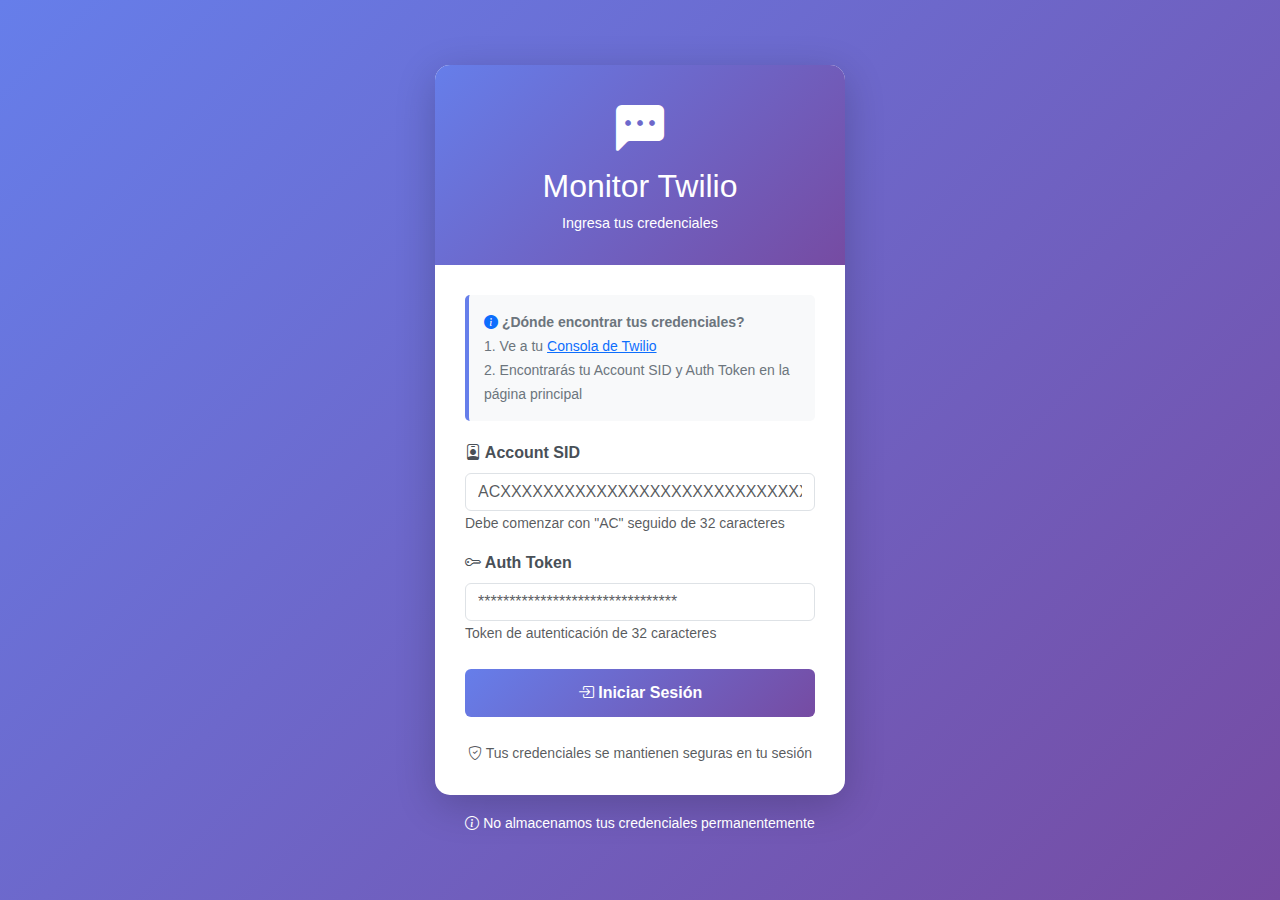
<file: frontend/login.html>
<!DOCTYPE html>
<html lang="es">

<head>
    <meta charset="UTF-8">
    <meta name="viewport" content="width=device-width, initial-scale=1.0">
    <title>Login - Monitor Twilio</title>

    <link href="https://cdn.jsdelivr.net/npm/bootstrap@5.3.2/dist/css/bootstrap.min.css" rel="stylesheet">
    <link href="https://cdn.jsdelivr.net/npm/bootstrap-icons@1.11.1/font/bootstrap-icons.css" rel="stylesheet">
    <link rel="stylesheet" href="static/css/style.css">

    <style>
        body {
            background: linear-gradient(135deg, #667eea 0%, #764ba2 100%);
            min-height: 100vh;
            display: flex;
            align-items: center;
            justify-content: center;
        }

        .login-container {
            max-width: 450px;
            width: 100%;
            padding: 20px;
        }

        .login-card {
            background: white;
            border-radius: 15px;
            box-shadow: 0 10px 40px rgba(0, 0, 0, 0.2);
            overflow: hidden;
        }

        .login-header {
            background: linear-gradient(135deg, #667eea 0%, #764ba2 100%);
            color: white;
            padding: 30px;
            text-align: center;
        }

        .login-header i {
            font-size: 3rem;
            margin-bottom: 10px;
        }

        .login-body {
            padding: 30px;
        }

        .form-label {
            font-weight: 600;
            color: #495057;
        }

        .btn-login {
            background: linear-gradient(135deg, #667eea 0%, #764ba2 100%);
            border: none;
            padding: 12px;
            font-weight: 600;
            transition: transform 0.2s;
        }

        .btn-login:hover {
            transform: translateY(-2px);
            box-shadow: 0 5px 20px rgba(102, 126, 234, 0.4);
        }

        .alert {
            border-radius: 10px;
        }

        .info-box {
            background: #f8f9fa;
            border-left: 4px solid #667eea;
            padding: 15px;
            border-radius: 5px;
            margin-bottom: 20px;
        }

        .info-box small {
            color: #6c757d;
        }
    </style>
</head>

<body>

    <div class="login-container">
        <div class="login-card">
            <div class="login-header">
                <i class="bi bi-chat-left-dots-fill"></i>
                <h2 class="mb-0">Monitor Twilio</h2>
                <p class="mb-0 mt-2" style="font-size: 0.9rem;">Ingresa tus credenciales</p>
            </div>

            <div class="login-body">
                <div id="alert-container"></div>

                <div class="info-box">
                    <small>
                        <i class="bi bi-info-circle-fill text-primary"></i>
                        <strong>¿Dónde encontrar tus credenciales?</strong><br>
                        1. Ve a tu <a href="https://console.twilio.com/" target="_blank">Consola de Twilio</a><br>
                        2. Encontrarás tu Account SID y Auth Token en la página principal
                    </small>
                </div>

                <form id="login-form">
                    <div class="mb-3">
                        <label for="account_sid" class="form-label">
                            <i class="bi bi-person-badge"></i> Account SID
                        </label>
                        <input 
                            type="text" 
                            class="form-control" 
                            id="account_sid" 
                            name="account_sid"
                            placeholder="ACXXXXXXXXXXXXXXXXXXXXXXXXXXXXXXXX"
                            required
                            pattern="AC[a-f0-9A-F]{32}"
                            maxlength="34"
                        >
                        <small class="text-muted">Debe comenzar con "AC" seguido de 32 caracteres</small>
                    </div>

                    <div class="mb-4">
                        <label for="auth_token" class="form-label">
                            <i class="bi bi-key"></i> Auth Token
                        </label>
                        <input 
                            type="password" 
                            class="form-control" 
                            id="auth_token" 
                            name="auth_token"
                            placeholder="********************************"
                            required
                            minlength="32"
                        >
                        <small class="text-muted">Token de autenticación de 32 caracteres</small>
                    </div>

                    <button type="submit" class="btn btn-primary btn-login w-100" id="btn-login">
                        <span id="btn-text">
                            <i class="bi bi-box-arrow-in-right"></i> Iniciar Sesión
                        </span>
                        <span id="btn-spinner" class="d-none">
                            <span class="spinner-border spinner-border-sm" role="status"></span>
                            Verificando...
                        </span>
                    </button>
                </form>

                <div class="text-center mt-4">
                    <small class="text-muted">
                        <i class="bi bi-shield-check"></i> Tus credenciales se mantienen seguras en tu sesión
                    </small>
                </div>
            </div>
        </div>

        <div class="text-center mt-3">
            <small class="text-white">
                <i class="bi bi-info-circle"></i> 
                No almacenamos tus credenciales permanentemente
            </small>
        </div>
    </div>

    <script type="module">
        const form = document.getElementById('login-form');
        const btnLogin = document.getElementById('btn-login');
        const btnText = document.getElementById('btn-text');
        const btnSpinner = document.getElementById('btn-spinner');
        const alertContainer = document.getElementById('alert-container');

        function showAlert(message, type = 'danger') {
            alertContainer.innerHTML = `
                <div class="alert alert-${type} alert-dismissible fade show" role="alert">
                    <i class="bi bi-${type === 'danger' ? 'exclamation-triangle' : 'check-circle'}"></i>
                    ${message}
                    <button type="button" class="btn-close" data-bs-dismiss="alert"></button>
                </div>
            `;
        }

        function setLoading(loading) {
            btnLogin.disabled = loading;
            if (loading) {
                btnText.classList.add('d-none');
                btnSpinner.classList.remove('d-none');
            } else {
                btnText.classList.remove('d-none');
                btnSpinner.classList.add('d-none');
            }
        }

        form.addEventListener('submit', async (e) => {
            e.preventDefault();
            alertContainer.innerHTML = '';
            setLoading(true);

            const formData = new FormData(form);
            const data = {
                account_sid: formData.get('account_sid').trim(),
                auth_token: formData.get('auth_token').trim()
            };

            try {
                const response = await fetch('/api/login', {
                    method: 'POST',
                    headers: {
                        'Content-Type': 'application/json'
                    },
                    body: JSON.stringify(data)
                });

                const result = await response.json();

                if (result.success) {
                    showAlert(`¡Bienvenido! ${result.account_name || ''}`, 'success');
                    setTimeout(() => {
                        window.location.href = '/';
                    }, 1000);
                } else {
                    showAlert(result.message || 'Error al iniciar sesión', 'danger');
                    setLoading(false);
                }
            } catch (error) {
                console.error('Error:', error);
                showAlert('Error de conexión. Por favor, intenta nuevamente.', 'danger');
                setLoading(false);
            }
        });

        // Validación en tiempo real del Account SID
        const accountSidInput = document.getElementById('account_sid');
        accountSidInput.addEventListener('input', (e) => {
            const value = e.target.value.toUpperCase();
            e.target.value = value;
            
            if (value.length > 0 && !value.startsWith('AC')) {
                e.target.setCustomValidity('El Account SID debe comenzar con "AC"');
            } else {
                e.target.setCustomValidity('');
            }
        });
    </script>

</body>

</html>
</file>
<file: frontend/static/css/style.css>
/* ============================================
   ESTILOS BASE
   ============================================ */

:root {
    --primary-color: #4c8bf5;
    --primary-dark: #2c5bd4;
    --secondary-color: #2ecc71;
    --danger-color: #e74c3c;
    --text-dark: #2c3e50;
    --text-muted: #6c7a89;
    --bg-light: #f5f6fa;
    --bg-white: #ffffff;
    --border-radius: 12px;
    --shadow: 0 2px 8px rgba(0,0,0,0.1);
}

body {
    font-family: -apple-system, BlinkMacSystemFont, 'Segoe UI', Roboto, Oxygen, Ubuntu, Cantarell, sans-serif;
    background-color: var(--bg-light);
}

/* ============================================
   HEADER RESPONSIVO
   ============================================ */

.header-container {
    display: flex;
    justify-content: space-between;
    align-items: center;
    margin-bottom: 1rem;
    flex-wrap: wrap;
    gap: 1rem;
}

.header-left {
    display: flex;
    align-items: center;
    gap: 0.75rem;
    flex-wrap: wrap;
    flex: 1;
    min-width: 0;
}

.app-title {
    margin: 0;
    font-size: 1.5rem;
    display: flex;
    align-items: center;
    gap: 0.5rem;
}

/* Responsive: títulos más pequeños en móvil */
@media (max-width: 768px) {
    .app-title {
        font-size: 1.25rem;
    }
}

/* ============================================
   SELECTOR DE SERVICIO
   ============================================ */

.service-selector {
    min-width: 200px;
    flex: 1;
    max-width: 350px;
}

.service-selector select {
    border: 2px solid var(--primary-color);
    border-radius: 8px;
    font-weight: 500;
}

.service-selector select:focus {
    border-color: var(--primary-dark);
    box-shadow: 0 0 0 0.2rem rgba(76, 139, 245, 0.25);
}

@media (max-width: 576px) {
    .service-selector {
        min-width: 150px;
        max-width: 100%;
    }
}

/* ============================================
   CAMPO DE BÚSQUEDA DESTACADO
   ============================================ */

.search-highlight {
    border: 2px solid var(--primary-color) !important;
    background-color: #f8faff !important;
    font-size: 1rem !important;
    padding: 0.75rem !important;
}

.search-highlight:focus {
    border-color: var(--primary-dark) !important;
    box-shadow: 0 0 0 0.3rem rgba(76, 139, 245, 0.15) !important;
    background-color: var(--bg-white) !important;
}

.search-highlight::placeholder {
    color: #95a5a6;
    font-style: italic;
}

/* ============================================
   TABLA RESPONSIVA
   ============================================ */

.custom-table {
    background: var(--bg-white);
    border-radius: var(--border-radius);
    overflow: hidden;
}

.custom-table thead {
    background: linear-gradient(135deg, #667eea 0%, #764ba2 100%);
    color: white;
}

.custom-table thead th {
    font-weight: 600;
    text-transform: uppercase;
    font-size: 0.75rem;
    letter-spacing: 0.5px;
    padding: 1rem 0.75rem;
    border: none;
    white-space: nowrap;
}

.custom-table tbody tr {
    border-bottom: 6px solid var(--bg-light);
    transition: all 0.2s ease;
}

.custom-table tbody tr:hover {
    background: #f9fbff;
    transform: translateX(2px);
}

.custom-table tbody td {
    padding: 0.75rem;
    vertical-align: middle;
}

/* Responsive: Ocultar columnas en móviles pequeños */
@media (max-width: 576px) {
    .th-from, .th-to {
        display: none;
    }
    
    .custom-table tbody td:nth-child(2),
    .custom-table tbody td:nth-child(3) {
        display: none;
    }
    
    .custom-table thead th {
        font-size: 0.65rem;
        padding: 0.75rem 0.5rem;
    }
    
    .custom-table tbody td {
        padding: 0.5rem;
    }
}

/* Responsive: Ajustar anchos en tablets */
@media (min-width: 577px) and (max-width: 992px) {
    .th-fecha {
        width: 140px;
    }
    
    .th-status {
        width: 100px;
    }
}

/* Responsive: Anchos completos en desktop */
@media (min-width: 993px) {
    .th-fecha {
        width: 170px;
    }
    
    .th-status {
        width: 120px;
    }
}

/* ============================================
   BLOQUE DE FECHA
   ============================================ */

.date-block {
    display: flex;
    flex-direction: column;
    font-weight: 600;
}

.date-main {
    font-size: 0.95rem;
    color: var(--text-dark);
}

.date-time {
    font-size: 0.8rem;
    color: var(--text-muted);
}

@media (max-width: 576px) {
    .date-main {
        font-size: 0.85rem;
    }
    
    .date-time {
        font-size: 0.75rem;
    }
}

/* ============================================
   BURBUJAS DE MENSAJE
   ============================================ */

.bubble {
    padding: 10px 14px;
    background: #f1f5ff;
    border-radius: var(--border-radius);
    border-left: 4px solid var(--primary-color);
    max-width: 420px;
    white-space: pre-wrap;
    word-wrap: break-word;
    overflow-wrap: break-word;
}

@media (max-width: 768px) {
    .bubble {
        max-width: 100%;
        font-size: 0.9rem;
        padding: 8px 12px;
    }
}

/* ============================================
   NÚMEROS FROM / TO
   ============================================ */

.endpoint {
    font-family: 'Courier New', Courier, monospace;
    font-size: 0.85rem;
    display: block;
    overflow: hidden;
    text-overflow: ellipsis;
    white-space: nowrap;
}

.from-number {
    color: #16a085;
}

.to-number {
    color: #8e44ad;
}

@media (max-width: 992px) {
    .endpoint {
        font-size: 0.75rem;
    }
}

/* ============================================
   PASTILLAS DE STATUS
   ============================================ */

.status-pill {
    padding: 6px 14px;
    border-radius: 30px;
    font-size: 0.7rem;
    font-weight: 600;
    text-transform: capitalize;
    display: inline-block;
    white-space: nowrap;
}

.status-received {
    background: #d4edda;
    color: #155724;
}

.status-failed {
    background: #f8d7da;
    color: #721c24;
}

.status-sent {
    background: #d1ecf1;
    color: #0c5460;
}

.status-queued {
    background: #fff3cd;
    color: #856404;
}

@media (max-width: 576px) {
    .status-pill {
        padding: 4px 10px;
        font-size: 0.65rem;
    }
}

/* ============================================
   ESTILOS DINÁMICOS POR SERVICIO
   ============================================ */

/* Servicio por defecto (Service 0) */
.bubble-bot-service-0 {
    padding: 10px 14px;
    background: #eef3ff;
    border-left: 4px solid #4c8bf5;
    border-radius: var(--border-radius);
    max-width: 420px;
    white-space: pre-wrap;
    word-wrap: break-word;
}

.bubble-user-service-0 {
    padding: 10px 14px;
    background: #e7f9ed;
    border-right: 4px solid #2ecc71;
    border-radius: var(--border-radius);
    max-width: 420px;
    white-space: pre-wrap;
    word-wrap: break-word;
}

/* Servicio 1 - Tema Púrpura/Magenta */
.bubble-bot-service-1 {
    padding: 10px 14px;
    background: #f3e5f5;
    border-left: 4px solid #9c27b0;
    border-radius: var(--border-radius);
    max-width: 420px;
    white-space: pre-wrap;
    word-wrap: break-word;
}

.bubble-user-service-1 {
    padding: 10px 14px;
    background: #fff3e0;
    border-right: 4px solid #ff9800;
    border-radius: var(--border-radius);
    max-width: 420px;
    white-space: pre-wrap;
    word-wrap: break-word;
}

/* Servicio 2 - Tema Teal/Cyan */
.bubble-bot-service-2 {
    padding: 10px 14px;
    background: #e0f2f1;
    border-left: 4px solid #009688;
    border-radius: var(--border-radius);
    max-width: 420px;
    white-space: pre-wrap;
    word-wrap: break-word;
}

.bubble-user-service-2 {
    padding: 10px 14px;
    background: #fce4ec;
    border-right: 4px solid #e91e63;
    border-radius: var(--border-radius);
    max-width: 420px;
    white-space: pre-wrap;
    word-wrap: break-word;
}

/* Servicio 3 - Tema Naranja/Rojo */
.bubble-bot-service-3 {
    padding: 10px 14px;
    background: #fff3e0;
    border-left: 4px solid #ff5722;
    border-radius: var(--border-radius);
    max-width: 420px;
    white-space: pre-wrap;
    word-wrap: break-word;
}

.bubble-user-service-3 {
    padding: 10px 14px;
    background: #e8eaf6;
    border-right: 4px solid #3f51b5;
    border-radius: var(--border-radius);
    max-width: 420px;
    white-space: pre-wrap;
    word-wrap: break-word;
}

/* Servicio 4 - Tema Índigo/Rosa */
.bubble-bot-service-4 {
    padding: 10px 14px;
    background: #e8eaf6;
    border-left: 4px solid #3f51b5;
    border-radius: var(--border-radius);
    max-width: 420px;
    white-space: pre-wrap;
    word-wrap: break-word;
}

.bubble-user-service-4 {
    padding: 10px 14px;
    background: #f3e5f5;
    border-right: 4px solid #9c27b0;
    border-radius: var(--border-radius);
    max-width: 420px;
    white-space: pre-wrap;
    word-wrap: break-word;
}

/* Servicio 5 - Tema Marrón/Ámbar */
.bubble-bot-service-5 {
    padding: 10px 14px;
    background: #efebe9;
    border-left: 4px solid #795548;
    border-radius: var(--border-radius);
    max-width: 420px;
    white-space: pre-wrap;
    word-wrap: break-word;
}

.bubble-user-service-5 {
    padding: 10px 14px;
    background: #fff8e1;
    border-right: 4px solid #ffc107;
    border-radius: var(--border-radius);
    max-width: 420px;
    white-space: pre-wrap;
    word-wrap: break-word;
}

/* Responsive para burbujas en móvil */
@media (max-width: 768px) {
    [class*="bubble-bot-service-"],
    [class*="bubble-user-service-"] {
        max-width: 100%;
        font-size: 0.9rem;
        padding: 8px 12px;
    }
}

/* ============================================
   BOTONES RESPONSIVOS
   ============================================ */

.filter-btn {
    font-weight: 600;
    padding: 0.75rem;
}

@media (max-width: 576px) {
    .filter-btn {
        padding: 0.6rem;
        font-size: 0.9rem;
    }
}

/* ============================================
   PAGINACIÓN RESPONSIVA
   ============================================ */

.pagination {
    margin-bottom: 0;
}

@media (max-width: 576px) {
    .pagination {
        font-size: 0.85rem;
    }
    
    .page-link {
        padding: 0.375rem 0.65rem;
    }
}

/* ============================================
   CARD RESPONSIVO
   ============================================ */

.card {
    border: none;
    border-radius: var(--border-radius);
}

.card-body {
    padding: 1rem;
}

@media (min-width: 768px) {
    .card-body {
        padding: 1.5rem;
    }
}

/* ============================================
   UTILIDADES RESPONSIVAS
   ============================================ */

.table-responsive {
    border-radius: var(--border-radius);
    box-shadow: var(--shadow);
}

/* Scrollbar personalizado para webkit */
.table-responsive::-webkit-scrollbar {
    height: 8px;
}

.table-responsive::-webkit-scrollbar-track {
    background: var(--bg-light);
    border-radius: 10px;
}

.table-responsive::-webkit-scrollbar-thumb {
    background: var(--primary-color);
    border-radius: 10px;
}

.table-responsive::-webkit-scrollbar-thumb:hover {
    background: var(--primary-dark);
}

/* ============================================
   ANIMACIONES
   ============================================ */

@keyframes fadeIn {
    from {
        opacity: 0;
        transform: translateY(10px);
    }
    to {
        opacity: 1;
        transform: translateY(0);
    }
}

.custom-table tbody tr {
    animation: fadeIn 0.3s ease-in-out;
}

/* ============================================
   MEJORAS DE ACCESIBILIDAD
   ============================================ */

.form-control:focus,
.form-select:focus {
    border-color: var(--primary-color);
    box-shadow: 0 0 0 0.2rem rgba(76, 139, 245, 0.25);
}

/* ============================================
   IMPRESIÓN
   ============================================ */

@media print {
    .header-container,
    .card,
    .pagination,
    footer {
        display: none;
    }
    
    .table-responsive {
        box-shadow: none;
    }
    
    .custom-table {
        border: 1px solid #dee2e6;
    }
}

/* ============================================
   TARJETAS DE ESTADÍSTICAS
   ============================================ */

.stat-card {
    background: white;
    border-radius: 12px;
    padding: 1rem;
    box-shadow: 0 2px 8px rgba(0,0,0,0.1);
    display: flex;
    align-items: center;
    gap: 0.75rem;
    transition: transform 0.2s, box-shadow 0.2s;
}

.stat-card:hover {
    transform: translateY(-2px);
    box-shadow: 0 4px 12px rgba(0,0,0,0.15);
}

.stat-card-highlight {
    background: linear-gradient(135deg, #667eea 0%, #764ba2 100%);
    color: white;
}

.stat-icon {
    width: 48px;
    height: 48px;
    border-radius: 10px;
    background: #f0f4ff;
    display: flex;
    align-items: center;
    justify-content: center;
    flex-shrink: 0;
}

.stat-icon i {
    font-size: 1.5rem;
    color: var(--primary-color);
}

.stat-icon-highlight {
    background: rgba(255, 255, 255, 0.2);
}

.stat-icon-highlight i {
    color: white;
}

.stat-content {
    flex: 1;
    min-width: 0;
}

.stat-label {
    font-size: 0.75rem;
    font-weight: 600;
    text-transform: uppercase;
    letter-spacing: 0.5px;
    color: var(--text-muted);
    margin-bottom: 0.25rem;
}

.stat-card-highlight .stat-label {
    color: rgba(255, 255, 255, 0.9);
}

.stat-value {
    font-size: 1.5rem;
    font-weight: 700;
    color: var(--text-dark);
    line-height: 1;
}

.stat-card-highlight .stat-value {
    color: white;
}

/* Responsive para móviles */
@media (max-width: 576px) {
    .stat-card {
        padding: 0.75rem;
        gap: 0.5rem;
    }
    
    .stat-icon {
        width: 40px;
        height: 40px;
    }
    
    .stat-icon i {
        font-size: 1.25rem;
    }
    
    .stat-label {
        font-size: 0.65rem;
    }
    
    .stat-value {
        font-size: 1.25rem;
    }
}

/* Animación de entrada */
@keyframes slideInUp {
    from {
        opacity: 0;
        transform: translateY(20px);
    }
    to {
        opacity: 1;
        transform: translateY(0);
    }
}

.stat-card {
    animation: slideInUp 0.3s ease-out;
}

.stat-card:nth-child(1) { animation-delay: 0s; }
.stat-card:nth-child(2) { animation-delay: 0.1s; }
.stat-card:nth-child(3) { animation-delay: 0.2s; }
.stat-card:nth-child(4) { animation-delay: 0.3s; }
</file>
